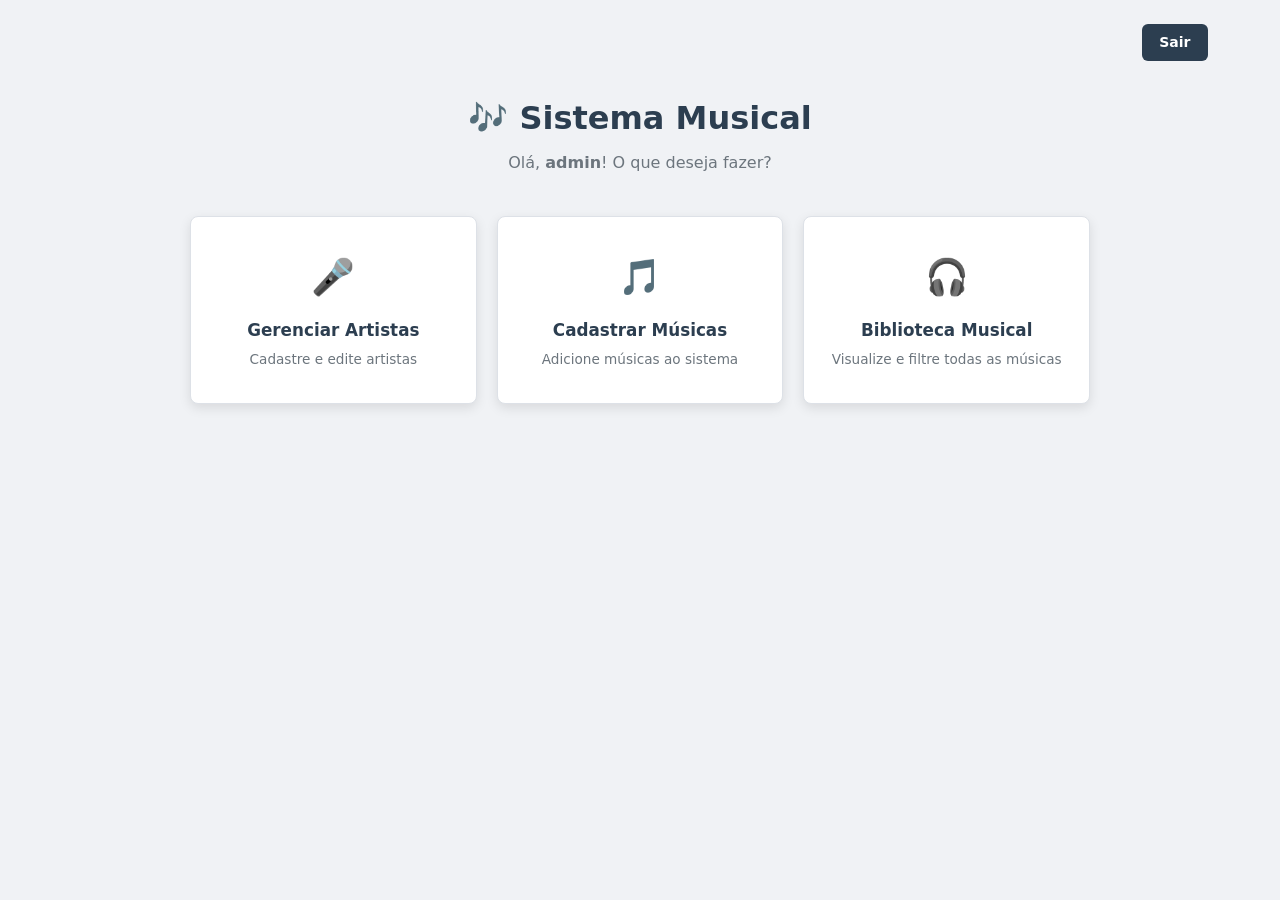
<file: index.html>
<!DOCTYPE html>
<html lang="pt-br">
<head>
  <!-- O head é igual ao do login: só muda o title. -->
  <meta charset="UTF-8">
  <meta name="viewport" content="width=device-width, initial-scale=1.0">
  <title>Menu Principal Sistema Musical</title>
  <link rel="icon" href="data:image/svg+xml,<svg xmlns=%27http://www.w3.org/2000/svg%27 viewBox=%270 0 100 100%27><text y=%27.9em%27 font-size=%2790%27>🎵</text></svg>">
  <link rel="stylesheet" href="styles.css">
</head>
<body>
  <!-- container: caixa com largura máxima, centralizada. Usada em todas as telas, menos no login. -->
  <div class="container">
    <!-- topbar: barra de cima. O CSS (flex-end) joga o botão Sair para a direita. -->
    <div class="topbar">
      <!-- Um link (a) com cara de botão: a classe btn-back deixa ele escuro. -->
      <!-- Na Sprint 2 este link vai para logout.php, que encerra a sessão. -->
      <a href="login.html" class="btn-back">Sair</a>
    </div>

    <!-- page-header: as boas-vindas, centralizadas. -->
    <div class="page-header">
      <h1>🎶 Sistema Musical</h1>
      <!-- "admin" está fixo (dado inventado). Na Sprint 2 o PHP mostra o nome de quem entrou. -->
      <p>Olá, <strong>admin</strong>! O que deseja fazer?</p>
    </div>

    <!-- menu-grid: a grade dos 3 cards. O CSS usa display: grid para colocá-los lado a lado. -->
    <div class="menu-grid">
      <!-- Cada menu-card tem um link (a) que ocupa o card inteiro: clicar em qualquer parte leva à tela. -->
      <div class="menu-card">
        <a href="cadastro_artista.html">
          <div class="menu-card-icon">🎤</div> <!-- ícone grande -->
          <div class="menu-card-title">Gerenciar Artistas</div> <!-- título -->
          <div class="menu-card-desc">Cadastre e edite artistas</div> <!-- descrição -->
        </a>
      </div>

      <div class="menu-card">
        <a href="cadastro_musica.html">
          <div class="menu-card-icon">🎵</div>
          <div class="menu-card-title">Cadastrar Músicas</div>
          <div class="menu-card-desc">Adicione músicas ao sistema</div>
        </a>
      </div>

      <div class="menu-card">
        <a href="listagem_musicas.html">
          <div class="menu-card-icon">🎧</div>
          <div class="menu-card-title">Biblioteca Musical</div>
          <div class="menu-card-desc">Visualize e filtre todas as músicas</div>
        </a>
      </div>
    </div>
  </div>
</body>
</html>
</file>
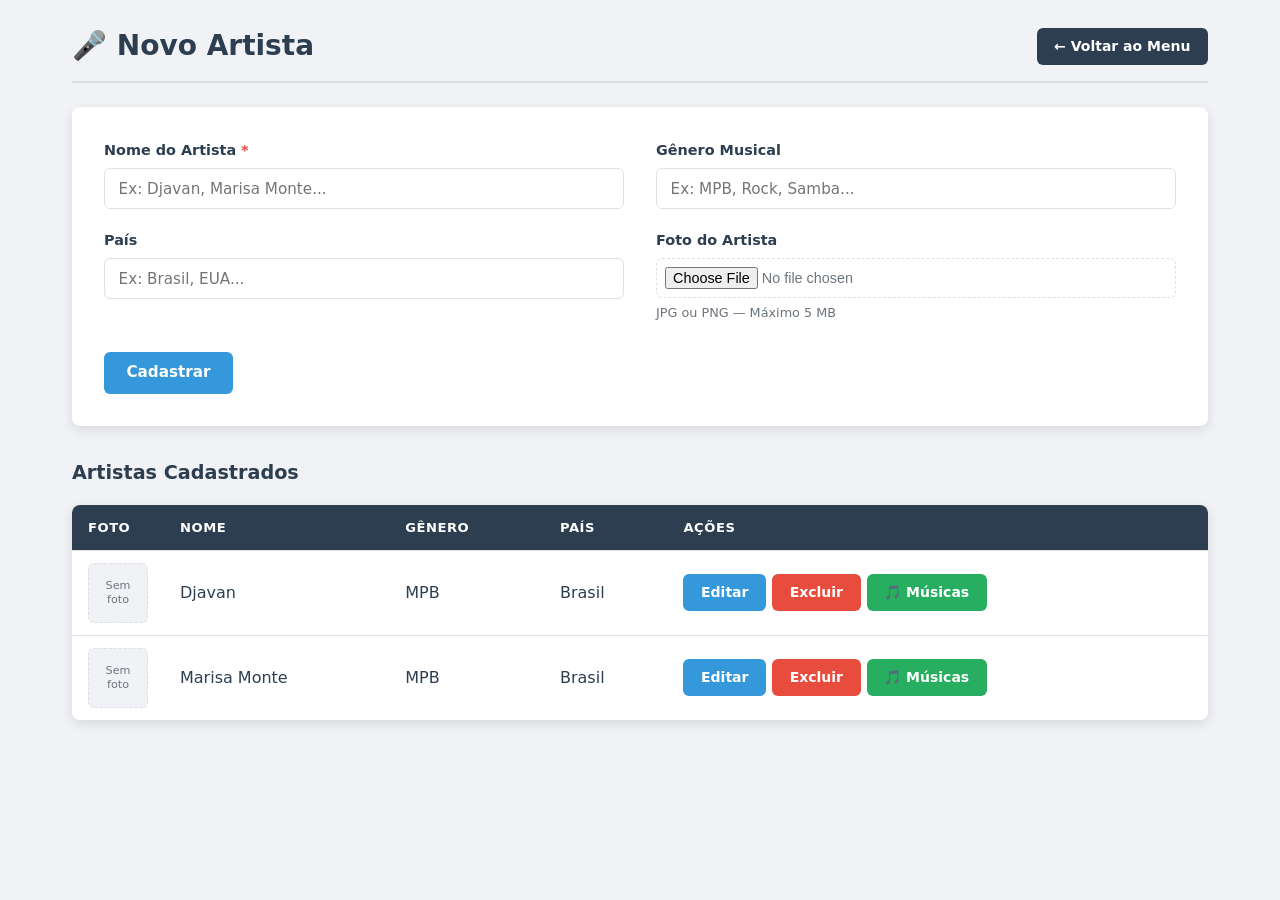
<file: cadastro_artista.html>
<!DOCTYPE html>
<html lang="pt-br">
<head>
  <meta charset="UTF-8">
  <meta name="viewport" content="width=device-width, initial-scale=1.0">
  <title>Novo Artista Sistema Musical</title>
  <link rel="icon" href="data:image/svg+xml,<svg xmlns=%27http://www.w3.org/2000/svg%27 viewBox=%270 0 100 100%27><text y=%27.9em%27 font-size=%2790%27>🎵</text></svg>">
  <link rel="stylesheet" href="styles.css">
</head>
<body>
  <div class="container">

    <!-- A mesma barra de título da Biblioteca (o CSS já existe desde a aula 2). -->
    <div class="page-header-bar">
      <h2>🎤 Novo Artista</h2>
      <div class="header-actions">
        <a href="index.html" class="btn-back">← Voltar ao Menu</a>
      </div>
    </div>

    <!-- FORMULÁRIO DE CADASTRO DO ARTISTA (o "criador")
         method="post": envia os dados escondidos. É o certo para cadastrar.
         enctype="multipart/form-data": OBRIGATÓRIO para enviar arquivo (a foto).
         Não muda nada na tela, mas sem ele a foto não chega ao PHP na Sprint 2. -->
    <form method="post" action="#" enctype="multipart/form-data">
      <!-- form-grid: o CSS transforma em 2 colunas (grid 1fr 1fr). Os campos se encaixam 2 por linha. -->
      <div class="form-grid">
        <div class="form-group">
          <!-- O vermelho avisa que o campo é obrigatório. A cor vem da variável --red. -->
          <label for="nome">Nome do Artista <span style="color:var(--red)">*</span></label>
          <!-- required: o navegador não deixa cadastrar sem nome. -->
          <input type="text" id="nome" name="nome" required placeholder="Ex: Djavan, Marisa Monte...">
        </div>

        <div class="form-group">
          <!-- Campo opcional (sem required). -->
          <label for="genero">Gênero Musical</label>
          <input type="text" id="genero" name="genero" placeholder="Ex: MPB, Rock, Samba...">
        </div>

        <div class="form-group">
          <label for="pais">País</label>
          <input type="text" id="pais" name="pais" placeholder="Ex: Brasil, EUA...">
        </div>

        <div class="form-group">
          <label for="imagem">Foto do Artista</label>
          <!-- type="file": abre a janela para escolher um arquivo.
               accept="image/*": mostra só imagens. -->
          <input type="file" id="imagem" name="imagem" accept="image/*">
          <!-- small: texto pequeno de ajuda embaixo do campo. -->
          <small>JPG ou PNG — Máximo 5 MB</small>
        </div>
      </div><!-- fim .form-grid -->

      <!-- form-actions: a área dos botões do formulário (flex). -->
      <div class="form-actions">
        <button type="submit" class="btn-primary">Cadastrar</button>
      </div>
    </form>

    <!-- TABELA DE ARTISTAS (dados fixos nesta fase)
         Usa as MESMAS classes da tabela da Biblioteca: o visual já vem pronto. -->
    <h3>Artistas Cadastrados</h3> <!-- h3: subtítulo da tabela -->

    <div class="table-container">
      <table>
        <thead>
          <tr>
            <th class="col-foto">Foto</th>
            <th>Nome</th>
            <th>Gênero</th>
            <th>País</th>
            <th class="col-acoes">Ações</th>
          </tr>
        </thead>
        <tbody>
          <!-- Cada tr é um artista. -->
          <tr>
            <td><div class="no-image">Sem<br>foto</div></td>
            <td>Djavan</td>
            <td>MPB</td>
            <td>Brasil</td>
            <td>
              <div class="action-buttons">
                <a href="#" class="btn-edit">Editar</a>
                <a href="#" class="btn-delete">Excluir</a>
                <!-- btn-music (verde): leva ao cadastro das músicas DESTE artista. -->
                <a href="cadastro_musica.html" class="btn-music">🎵 Músicas</a>
              </div>
            </td>
          </tr>
          <tr>
            <td><div class="no-image">Sem<br>foto</div></td>
            <td>Marisa Monte</td>
            <td>MPB</td>
            <td>Brasil</td>
            <td>
              <div class="action-buttons">
                <a href="#" class="btn-edit">Editar</a>
                <a href="#" class="btn-delete">Excluir</a>
                <a href="cadastro_musica.html" class="btn-music">🎵 Músicas</a>
              </div>
            </td>
          </tr>
        </tbody>
      </table>
    </div>

  </div>
</body>
</html>
</file>
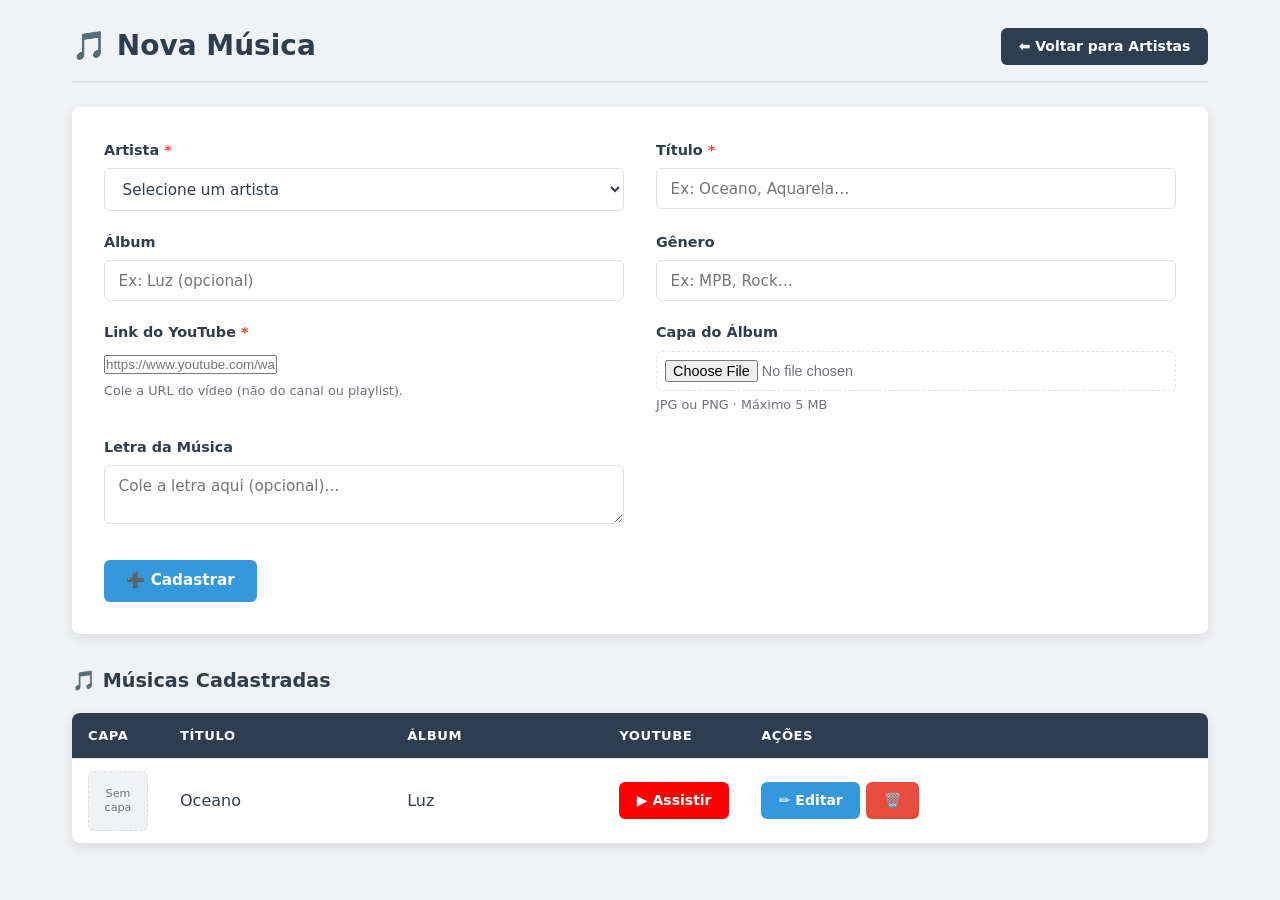
<file: cadastro_musica.html>
<!DOCTYPE html>
<html lang="pt-br">
<head>
    <meta charset="UTF-8">
    <meta name="viewport" content="width=device-width, initial-scale=1.0">
    <title>Nova Música — Sistema Musical</title>
    <link rel="icon" href="data:image/svg+xml,<svg xmlns=%27http://www.w3.org/2000/svg%27 viewBox=%270 0 100 100%27><text y=%27.9em%27 font-size=%2790%27>🎵</text></svg>">
    <link rel="stylesheet" href="styles.css">
</head>
<body>
<div class="container">

    <div class="page-header-bar">
        <h2>🎵 Nova Música</h2>
        <div class="header-actions">
            <a href="cadastro_artista.html" class="btn-back">⬅ Voltar para Artistas</a>
        </div>
    </div>

    <!-- FORMULÁRIO -->
    <form method="post" action="#" enctype="multipart/form-data">

        <div class="form-grid">

            <!-- Linha 1: Artista + Título -->
            <div class="form-group">
                <label for="artista_id">Artista <span style="color:var(--red)">*</span></label>
                <select name="artista_id" id="artista_id" required>
                    <option value="">Selecione um artista</option>
                    <option value="1">Djavan</option>
                    <option value="2">Marisa Monte</option>
                </select>
            </div>

            <div class="form-group">
                <label for="titulo">Título <span style="color:var(--red)">*</span></label>
                <input type="text" id="titulo" name="titulo"
                       required placeholder="Ex: Oceano, Aquarela…">
            </div>

            <!-- Linha 2: Álbum + Gênero -->
            <div class="form-group">
                <label for="album">Álbum</label>
                <input type="text" id="album" name="album" placeholder="Ex: Luz (opcional)">
            </div>

            <div class="form-group">
                <label for="genero">Gênero</label>
                <input type="text" id="genero" name="genero" placeholder="Ex: MPB, Rock…">
            </div>

            <!-- Linha 3: YouTube + Capa -->
            <div class="form-group">
                <label for="youtube_link">Link do YouTube <span style="color:var(--red)">*</span></label>
                <input type="url" id="youtube_link" name="youtube_link"
                       required placeholder="https://www.youtube.com/watch?v=…">
                <small>Cole a URL do vídeo (não do canal ou playlist).</small>
            </div>

            <div class="form-group">
                <label for="imagem_capa">Capa do Álbum</label>
                <input type="file" id="imagem_capa" name="imagem_capa" accept="image/*">
                <small>JPG ou PNG · Máximo 5 MB</small>
            </div>

            <!-- Linha 4: Letra (ocupa as 2 colunas) -->
            <div class="form-group full">
                <label for="letra">Letra da Música</label>
                <textarea id="letra" name="letra" placeholder="Cole a letra aqui (opcional)…"></textarea>
            </div>

        </div><!-- fim .form-grid -->

        <div class="form-actions">
            <button type="submit" class="btn-primary">➕ Cadastrar</button>
        </div>
    </form>


    <!-- -----------------------------------------------
         TABELA DE MÚSICAS (dados fixos nesta fase)
    ----------------------------------------------- -->
    <h3>🎵 Músicas Cadastradas</h3>
    <div class="table-container">
        <table>
            <thead>
                <tr>
                    <th class="col-capa">Capa</th>
                    <th>Título</th>
                    <th>Álbum</th>
                    <th class="col-youtube">YouTube</th>
                    <th class="col-acoes">Ações</th>
                </tr>
            </thead>
            <tbody>
                <tr>
                    <td><div class="no-image">Sem<br>capa</div></td>
                    <td>Oceano</td>
                    <td>Luz</td>
                    <td><a href="#" target="_blank" class="btn-youtube">▶ Assistir</a></td>
                    <td>
                        <div class="action-buttons">
                            <a href="#" class="btn-edit">✏️ Editar</a>
                            <a href="#" class="btn-delete">🗑️</a>
                        </div>
                    </td>
                </tr>
            </tbody>
        </table>
    </div>

</div>
</body>
</html>
</file>
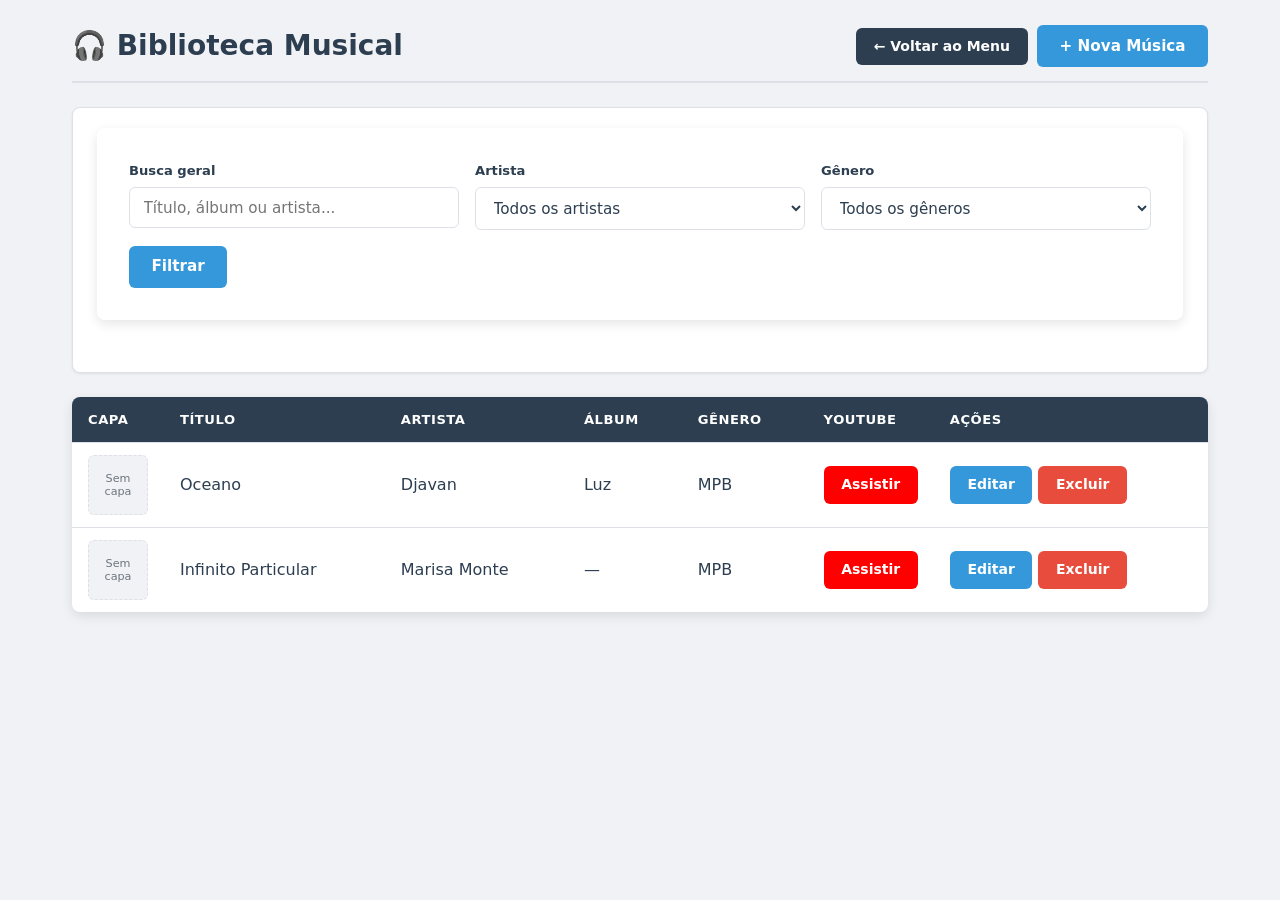
<file: listagem_musicas.html>
<!DOCTYPE html>
<html lang="pt-br">
<head>
  <meta charset="UTF-8">
  <meta name="viewport" content="width=device-width, initial-scale=1.0">
  <title>Biblioteca Musical Sistema Musical</title>
  <link rel="icon" href="data:image/svg+xml,<svg xmlns=%27http://www.w3.org/2000/svg%27 viewBox=%270 0 100 100%27><text y=%27.9em%27 font-size=%2790%27>🎵</text></svg>">
  <link rel="stylesheet" href="styles.css">
</head>
<body>
  <div class="container">

    <!-- CABEÇALHO DA PÁGINA
         page-header-bar: o CSS (flex + space-between) deixa o título à esquerda e os botões à direita.
         Esta barra se repete nos cadastros. -->
    <div class="page-header-bar">
      <h2>🎧 Biblioteca Musical</h2> <!-- h2: o título desta tela -->
      <div class="header-actions">
        <!-- Links com cara de botão: btn-back (escuro) e btn-primary (azul). -->
        <a href="index.html" class="btn-back">← Voltar ao Menu</a>
        <a href="cadastro_musica.html" class="btn-primary">+ Nova Música</a>
      </div>
    </div>

    <!-- FILTROS
         Nesta fase eles só aparecem (não filtram de verdade).
         method="get": na Sprint 2 o que a pessoa escolher vai aparecer no endereço (ex.: ?artista=1) e o PHP usa isso para filtrar no banco. -->
    <div class="filters">
      <form method="get" class="filter-form" action="#">
        <!-- filter-group: os 3 filtros. O CSS (flex) coloca lado a lado. -->
        <div class="filter-group">
          <!-- filter-item: um filtro (rótulo + campo). -->
          <div class="filter-item">
            <label for="busca">Busca geral</label>
            <input type="text" name="busca" id="busca" placeholder="Título, álbum ou artista...">
          </div>

          <div class="filter-item">
            <label for="artista">Artista</label>
            <!-- select: lista para escolher uma opção.
                 value="" (vazio) = "todos". O número é o código do artista no banco. -->
            <select name="artista" id="artista">
              <option value="">Todos os artistas</option>
              <option value="1">Djavan</option>
              <option value="2">Marisa Monte</option>
            </select>
          </div>

          <div class="filter-item">
            <label for="genero">Gênero</label>
            <select name="genero" id="genero">
              <option value="">Todos os gêneros</option>
              <option value="MPB">MPB</option>
            </select>
          </div>
        </div>

        <!-- filter-actions: a área do botão de filtrar. -->
        <div class="filter-actions">
          <button type="submit" class="btn-primary">Filtrar</button>
        </div>
      </form>
    </div>

    <!-- TABELA DE MÚSICAS
         table-container: a caixa branca com sombra em volta da tabela. -->
    <div class="table-container">
      <table>
        <!-- thead: o cabeçalho da tabela. tr = linha. th = célula de título. -->
        <!-- As classes col... deixam o CSS controlar a largura destas colunas. -->
        <thead>
          <tr>
            <th class="col-capa">Capa</th>
            <th>Título</th>
            <th>Artista</th>
            <th>Álbum</th>
            <th>Gênero</th>
            <th class="col-youtube">YouTube</th>
            <th class="col-acoes">Ações</th>
          </tr>
        </thead>
        <!-- tbody: o corpo. Cada tr é UMA música; cada td é uma informação dela.
             Os dados estão fixos aqui. Na Sprint 2 o PHP cria estas linhas a partir do banco. -->
        <tbody>
          <tr>
            <!-- no-image: quadrado "Sem capa" no lugar da imagem (a capa real vem na Sprint 2). -->
            <td><div class="no-image">Sem<br>capa</div></td>
            <td>Oceano</td>
            <td>Djavan</td>
            <td>Luz</td>
            <td>MPB</td>
            <!-- target="_blank": abre o vídeo numa aba nova, sem sair do sistema. -->
            <td><a href="#" target="_blank" class="btn-youtube">Assistir</a></td>
            <td>
              <!-- action-buttons: junta Editar e Excluir lado a lado (flex). -->
              <div class="action-buttons">
                <a href="#" class="btn-edit">Editar</a>
                <a href="#" class="btn-delete">Excluir</a>
              </div>
            </td>
          </tr>
          <tr>
            <td><div class="no-image">Sem<br>capa</div></td>
            <td>Infinito Particular</td>
            <td>Marisa Monte</td>
            <td>—</td> <!-- sem álbum: mostramos um traço -->
            <td>MPB</td>
            <td><a href="#" target="_blank" class="btn-youtube">Assistir</a></td>
            <td>
              <div class="action-buttons">
                <a href="#" class="btn-edit">Editar</a>
                <a href="#" class="btn-delete">Excluir</a>
              </div>
            </td>
          </tr>
        </tbody>
      </table>
    </div>

  </div>
</body>
</html>
</file>
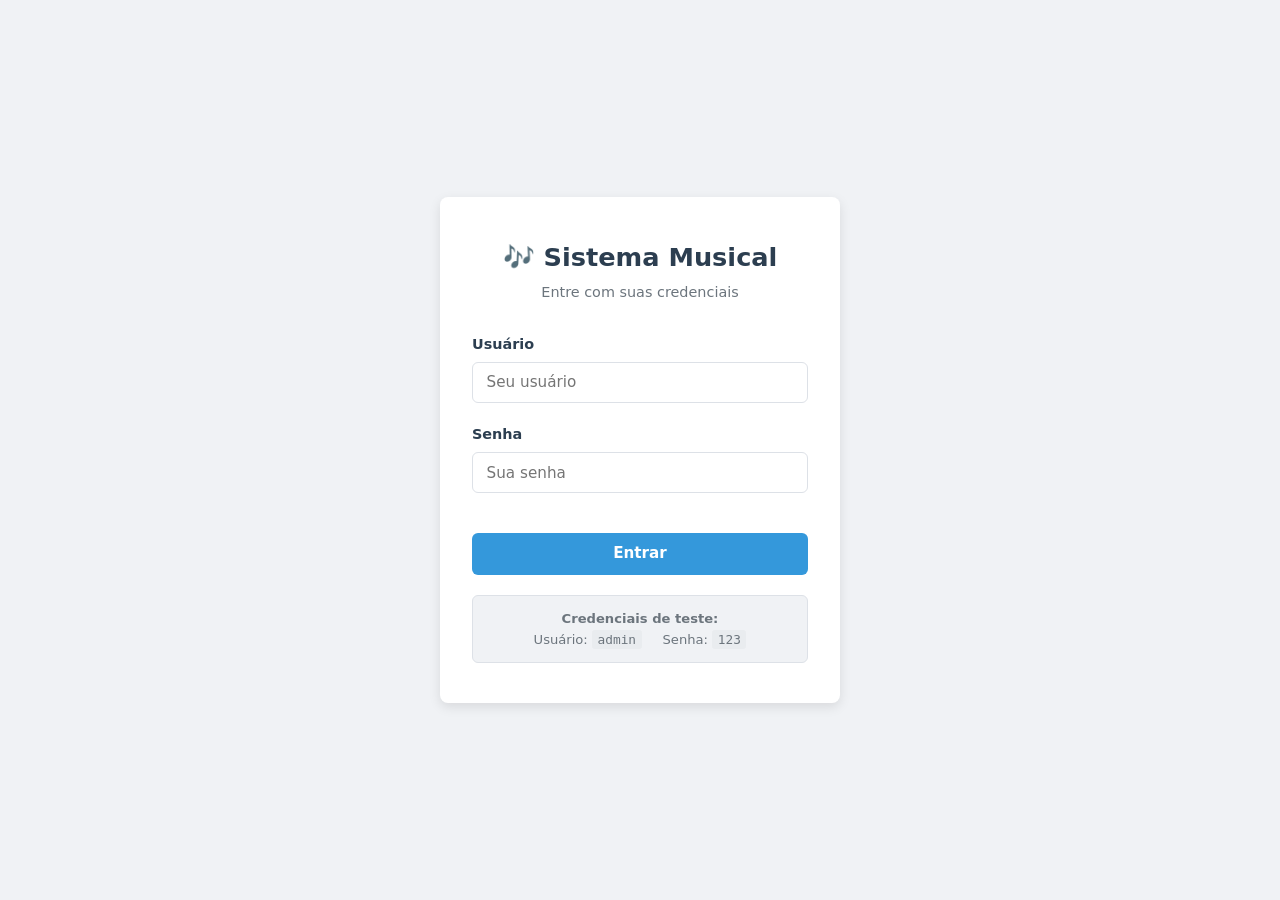
<file: login.html>
<!DOCTYPE html>
<!-- DOCTYPE: avisa ao navegador que esta página é HTML5. Sempre a 1ª linha. -->
<html lang="pt-br">
<!-- lang="pt-br": o conteúdo está em português (ajuda o Google e o leitor de tela). -->
<head>
  <!-- HEAD: configurações da página. Nada daqui aparece dentro da página. -->
  <meta charset="UTF-8">
  <!-- UTF-8: libera os acentos (ç, á, é). -->
  <meta name="viewport" content="width=device-width, initial-scale=1.0">
  <!-- viewport: faz a página caber na tela do celular. -->
  <title>Login Sistema Musical</title>
  <!-- title: o nome que aparece na aba do navegador. -->
  <link rel="icon" href="data:image/svg+xml,<svg xmlns=%27http://www.w3.org/2000/svg%27 viewBox=%270 0 100 100%27><text y=%27.9em%27 font-size=%2790%27>🎵</text></svg>">
  <!-- rel="icon": o ícone da aba. Aqui é o emoji desenhado direto no código. -->
  <link rel="stylesheet" href="styles.css">
  <!-- rel="stylesheet": liga o arquivo de estilo. Todas as telas usam o MESMO styles.css... -->
</head>

<!-- A classe login-page é usada no CSS para centralizar o cartão no meio da tela. -->
<body class="login-page">

  <!-- login-card: a caixa branca que guarda o login inteiro. -->
  <div class="login-card">
    <!-- login-header: título e subtítulo, centralizados pelo CSS. -->
    <div class="login-header">
      <h1>🎶 Sistema Musical</h1>
      <p>Entre com suas credenciais</p>
    </div>

    <!-- FORM: o formulário de login.
         method="post": envia os dados escondidos (não aparecem no endereço).
         action="#": por enquanto não envia para lugar nenhum.
         Na Sprint 2 (back-end), o action vai mandar os dados para o PHP. -->
    <form method="post" action="#">
      <!-- form-group: junta um rótulo (label) e seu campo (input). -->
      <div class="form-group">
        <!-- for "usuario" é igual ao id do input: clicar no texto foca o campo. -->
        <label for="usuario">Usuário</label>
        <input type="text"
               id="usuario"
               name="usuario"
               required
               autocomplete="username"
               placeholder="Seu usuário">
        <!-- type="text": campo de texto comum.
             name: o nome do dado que o PHP vai receber na Sprint 2.
             required: o navegador não deixa enviar vazio.
             autocomplete: o navegador pode sugerir o usuário salvo.
             placeholder: a dica cinza dentro do campo. -->
      </div>

      <div class="form-group">
        <label for="senha">Senha</label>
        <!-- type="password": esconde o que a pessoa digita (🔒). -->
        <input type="password"
               id="senha"
               name="senha"
               required
               autocomplete="current-password"
               placeholder="Sua senha">
      </div>

      <!-- type="submit": envia o formulário. A classe btn-primary deixa o botão azul. -->
      <button type="submit" class="btn-primary">Entrar</button>
    </form>

    <!-- login-hint: a dica com as credenciais de teste. <code> mostra em fonte de código. -->
    <div class="login-hint">
      <strong>Credenciais de teste:</strong><br>
      Usuário: <code>admin</code> &nbsp; &nbsp; Senha: <code>123</code>
      <!-- &nbsp; espaço que não quebra a linha. -->
    </div>
  </div>

</body>
</html>
</file>
<file: styles.css>
/* SISTEMA MUSICAL: Folha de Estilos Principal
Um único arquivo para TODAS as telas. Ele cresce a cada aula:
Aula 1: base, formulário, botões, login e menu
Aula 2: títulos, barra de título, cores dos botões, tabelas e filtros
Aula 3: formulário em grade, campo de foto e botão de músicas
Aula 4: url e textarea, campo "full", utilitários e celular
*/

/* 1. VARIÁVEIS E RESET [AULA 1]
:root guarda as variáveis. Escrevemos o valor UMA vez e usamos
em todo lugar com var(--nome). Para mudar a identidade visual do
sistema, basta trocar as cores aqui. */
:root {
  --primary: #2c3e50;      /* azul bem escuro: títulos, cabeçalho da tabela */
  --blue: #3498db;         /* azul: botão principal e editar */
  --blue-dark: #2980b9;    /* azul escuro: hover */
  --green: #27ae60;        /* verde: botão de músicas */
  --red: #e74c3c;          /* vermelho: excluir e o de obrigatório */
  --red-dark: #c0392b;
  --bg: #f0f2f5;           /* fundo cinza claro da página */
  --surface: #ffffff;      /* fundo dos cartões */
  --border: #dde1e7;       /* cor das bordas */
  --text: #2c3e50;
  --text-muted: #6c757d;   /* texto cinza, menos importante */
  --shadow-sm: 0 1px 3px rgba(0,0,0,.08);   /* sombra fraca */
  --shadow-md: 0 4px 12px rgba(0,0,0,.10);  /* sombra média */
  --radius: 8px;           /* arredondamento dos cantos */
  --font: 'Segoe UI', system-ui, -apple-system, sans-serif;
}

/* Reset: zera as margens que o navegador coloca sozinho.
box-sizing: border-box faz a largura já incluir padding e borda. */
*, *::before, *::after {
  margin: 0;
  padding: 0;
  box-sizing: border-box;
}

/* A página inteira: fonte, fundo e cor do texto. */
body {
  font-family: var(--font);
  background-color: var(--bg);
  color: var(--text);
  line-height: 1.6;  /* espaço entre as linhas do texto */
  min-height: 100vh; /* no mínimo a altura toda da tela */
}

/* 2. FORMULÁRIOS [AULA 1]
Base usada por TODAS as telas que têm <form>.
Todo formulário vira um cartão branco com sombra. */
form {
  background: var(--surface);
  padding: 2rem;
  border-radius: var(--radius);
  box-shadow: var(--shadow-md);
  margin-bottom: 2rem;
}

/* Espaço embaixo de cada grupo (rótulo + campo). */
.form-group {
  margin-bottom: 1.25rem;
}

/* display: block coloca o rótulo numa linha só dele, em cima do campo. */
label {
  display: block;
  margin-bottom: .4rem;
  font-size: .9rem;
  font-weight: 600;
  color: var(--primary);
}

/* Os campos ocupam a largura toda e ganham borda fina.
textarea e select já ficam prontos para as próximas telas. */
input[type="text"],
input[type="password"],
textarea,
select {
  width: 100%;
  padding: .65rem .85rem;
  border: 1.5px solid var(--border);
  border-radius: 6px;
  font-size: .95rem;
  font-family: var(--font); /* sem isso, campos usam outra fonte */
  color: var(--text);
  background: var(--surface);
  transition: border-color .25s, box-shadow .25s; /* muda suave */
}

/* focus: quando a pessoa clica no campo. A borda fica azul. */
input:focus,
textarea:focus,
select:focus {
  outline: none;
  border-color: var(--blue);
  box-shadow: 0 0 0 3px rgba(52,152,219,.15);
}

/* 3. BOTÕES [AULA 1, cores novas nas aulas 2 e 3]
Seletor em grupo (vírgulas): TODOS os botões do sistema têm o
mesmo formato. Cada um ganha a sua cor mais abaixo */
.btn-primary,
.btn-edit,
.btn-delete,
.btn-music,
.btn-back,
.btn-youtube {
  display: inline-flex; /* ícone e texto alinhados */
  align-items: center;
  justify-content: center;
  gap: .35rem;
  padding: .55rem 1.1rem;
  border: none;
  border-radius: 6px;
  font-size: .875rem;
  font-weight: 600;
  font-family: var(--font);
  cursor: pointer; /* mãozinha no mouse */
  text-decoration: none; /* links sem sublinhado */
  white-space: nowrap; /* texto não quebra linha */
  transition: background-color .2s, transform .15s, box-shadow .2s;
  line-height: 1.4;
  color: #fff;
}

/* Botão principal: azul. No hover escurece e sobe 1px. */
.btn-primary {
  padding: .65rem 1.4rem;
  font-size: .95rem;
  background: var(--blue);
}

.btn-primary:hover {
  background: var(--blue-dark);
  transform: translateY(-1px);
  box-shadow: var(--shadow-sm);
}

/* Voltar e Sair: escuro. */
.btn-back {
  background: var(--primary);
  color: #fff;
}

.btn-back:hover {
  background: #1a252f;
}

/* 5. TELA DE LOGIN [AULA 1]
O body do login vira flex para centralizar o cartão:
justify-content horizontal, align-items vertical. */
.login-page {
  display: flex;
  justify-content: center;
  align-items: center;
  min-height: 100vh;
  background: var(--bg);
  padding: 1rem;
}

/* O cartão branco, com no máximo 400px de largura. */
.login-card {
  background: var(--surface);
  padding: 2.5rem 2rem;
  border-radius: var(--radius);
  box-shadow: var(--shadow-md);
  width: 100%;
  max-width: 400px;
}

/* O form já é um cartão (seção 2). Dentro do login-card tiramos
o fundo e a sombra para não ficar "caixa dentro de caixa". */
.login-card form {
  background: none;
  box-shadow: none;
  padding: 0;
  margin: 0;
}

.login-header {
  text-align: center;
  margin-bottom: 1.75rem;
}

.login-header h1 {
  font-size: 1.6rem;
  color: var(--primary);
  margin-bottom: .25rem;
}

.login-header p {
  color: var(--text-muted);
  font-size: .9rem;
}

/* Seletor com espaço "que está dentro de". Só o botão do login ocupa a largura toda. */
.login-card .btn-primary {
  width: 100%;
  margin-top: 1.25rem;
}

/* A caixinha com a dica das credenciais. */
.login-hint {
  margin-top: 1.25rem;
  padding: .75rem 1rem;
  background: var(--bg);
  border-radius: 6px;
  text-align: center;
  font-size: .82rem;
  color: var(--text-muted);
  border: 1px solid var(--border);
}

.login-hint code {
  background: #e9ecef;
  padding: .1rem .35rem;
  border-radius: 3px;
  font-size: .8rem;
}

/* 6. LAYOUT BASE [AULA 1]
O container de todas as telas, menos o login.
Largura máxima de 1200px. margin: 0 auto centraliza a caixa. */
.container {
  max-width: 1200px;
  margin: 0 auto;
  padding: 24px 32px;
}

/* 7. MENU PRINCIPAL [AULA 1] */

/* flex-end empurra o botão Sair para a direita. */
.topbar {
  display: flex;
  justify-content: flex-end;
  margin-bottom: 2rem;
}

.page-header {
  text-align: center;
  margin-bottom: 2.5rem;
}

.page-header h1 {
  font-size: 2rem;
  color: var(--primary);
  margin-bottom: .35rem;
}

.page-header p {
  color: var(--text-muted);
  font-size: 1rem;
}

/* A grade dos cards. auto-fit: "coloque quantas colunas couberem, cada uma com no mínimo 240px".
No celular os cards descem sozinhos. */
.menu-grid {
  display: grid;
  grid-template-columns: repeat(auto-fit, minmax(240px, 1fr));
  gap: 1.25rem;
  max-width: 900px;
  margin: 0 auto;
}

.menu-card {
  background: var(--surface);
  border-radius: var(--radius);
  box-shadow: var(--shadow-md);
  transition: transform .2s, box-shadow .2s;
  border: 1px solid var(--border);
}

/* Com o mouse em cima, o card sobe 4px e a sombra cresce. */
.menu-card:hover {
  transform: translateY(-4px);
  box-shadow: 0 8px 20px rgba(0,0,0,.13);
}

/* display: block faz o link ocupar o card inteiro (tudo clicável). */
.menu-card a {
  display: block;
  padding: 2rem 1.5rem;
  text-align: center;
  text-decoration: none;
  color: var(--text);
}

.menu-card-icon {
  font-size: 2.2rem;
  margin-bottom: .75rem;
}

.menu-card-title {
  font-size: 1.05rem;
  font-weight: 600;
  color: var(--primary);
  margin-bottom: .35rem;
}

.menu-card-desc {
  font-size: .85rem;
  color: var(--text-muted);
}

/* [AULA 2] Cores dos botões de ação da tabela.
Azul = ação normal. Vermelho = perigo (excluir). */
.btn-edit { background: var(--blue); color: #fff; }
.btn-edit:hover { background: var(--blue-dark); }

.btn-delete { background: var(--red); color: #fff; }
.btn-delete:hover { background: var(--red-dark); }

/* [AULA 2] O vermelho do YouTube, para reconhecer na hora. */
.btn-youtube { background: #ff0000; color: #fff; }
.btn-youtube:hover { background: #cc0000; }

/* 8. TIPOGRAFIA [h2 na AULA 2] */
/* Todo h2 do sistema: grande, cor principal e uma linha embaixo. */
h2 {
  font-size: 1.75rem;
  font-weight: 600;
  color: var(--primary);
  margin-bottom: 1.5rem;
  padding-bottom: .75rem;
  border-bottom: 2px solid var(--border);
}

/* 9. CABEÇALHO DE PÁGINA COM AÇÕES [AULA 2]
Usado na Biblioteca e nos dois cadastros.
space-between: título na esquerda, botões na direita.
flex-wrap: se faltar espaço, os botões descem. */
.page-header-bar {
  display: flex;
  align-items: center;
  justify-content: space-between;
  gap: 1rem;
  margin-bottom: 1.5rem;
  padding-bottom: .75rem;
  border-bottom: 2px solid var(--border);
  flex-wrap: wrap;
}

/* A barra já tem linha embaixo. Tiramos a linha do h2 que está
dentro dela, senão ficariam duas. */
.page-header-bar h2 {
  margin: 0;
  padding: 0;
  border: none;
  font-size: 1.75rem;
  font-weight: 600;
  color: var(--primary);
}

.page-header-bar .header-actions {
  display: flex;
  gap: .6rem;
  flex-wrap: wrap;
  align-items: center;
}

/* 11. TABELAS [AULA 2] */

/* A caixa da tabela. overflow: hidden corta o que passa dos cantos
redondos (senão o cabeçalho escuro "vaza" no canto). */
.table-container {
  background: var(--surface);
  border-radius: var(--radius);
  box-shadow: var(--shadow-md);
  overflow: hidden;
  margin-bottom: 1.5rem;
}

/* border-collapse: as bordas das células viram uma só. */
table {
  width: 100%;
  border-collapse: collapse;
}

/* Espaço dentro das células e uma linha fina entre as linhas. */
th, td {
  padding: 12px 16px;
  text-align: left;
  vertical-align: middle;
  border-bottom: 1px solid var(--border);
}

/* Cabeçalho escuro, letra branca e MAIÚSCULA. */
th {
  background: var(--primary);
  color: #fff;
  font-size: .82rem;
  font-weight: 600;
  letter-spacing: .04em;
  text-transform: uppercase;
  white-space: nowrap;
}

tbody tr:last-child td { border-bottom: none; } /* a última linha sem borda */
tbody tr:hover { background: #f8fafc; } /* linha clareia com o mouse */

/* Larguras fixas das colunas pequenas. */
.col-foto,
.col-capa { width: 90px; white-space: nowrap; }
.col-youtube { width: 110px; white-space: nowrap; }
.col-acoes { white-space: nowrap; }

/* Editar, Excluir (e Músicas) lado a lado. */
.action-buttons {
  display: flex;
  gap: 6px;
  align-items: center;
  flex-wrap: nowrap;
}

/* [Sprint 2] A miniatura da capa ou da foto de verdade. */
.table-thumbnail {
  width: 60px;
  height: 60px;
  object-fit: cover;
  border-radius: 6px;
  display: block;
}

/* O quadrado "Sem capa / Sem foto": borda tracejada e texto no meio. */
.no-image {
  width: 60px;
  height: 60px;
  background: var(--bg);
  border: 1.5px dashed var(--border);
  border-radius: 6px;
  display: flex;
  align-items: center;
  justify-content: center;
  font-size: .7rem;
  color: var(--text-muted);
  text-align: center;
  line-height: 1.2;
}

/* [Sprint 2] Célula de "nenhuma música encontrada". */
td.empty-cell {
  text-align: center;
  color: var(--text-muted);
  padding: 2rem;
  font-size: .95rem;
}

/* 14. FILTROS [AULA 2] */
.filters {
  background: var(--surface);
  padding: 1.25rem 1.5rem;
  border-radius: var(--radius);
  box-shadow: var(--shadow-sm);
  margin-bottom: 1.5rem;
  border: 1px solid var(--border);
}

/* Os filtros lado a lado. flex-wrap: descem se não couber. */
.filter-group {
  display: flex;
  gap: 1rem;
  flex-wrap: wrap;
  margin-bottom: 1rem;
}

/* flex: 1 cada filtro pega a mesma fatia do espaço.
min-width impede que fique fino demais. */
.filter-item {
  flex: 1;
  min-width: 180px;
}

.filter-item label {
  font-size: .82rem;
}

.filter-actions {
  display: flex;
  gap: .75rem;
  align-items: center;
}

/* [AULA 3] Verde: ir para as músicas do artista. */
.btn-music { background: var(--green); color: #fff; }
.btn-music:hover { background: #219a52; }

/* [AULA 3] O subtítulo das tabelas dos cadastros. */
h3 {
  font-size: 1.2rem;
  font-weight: 600;
  color: var(--primary);
  margin: 2rem 0 1rem; /* 2rem em cima, 0 nos lados, 1rem embaixo */
}

/* [AULA 3] Seletor de atributo: só o input de arquivo.
A borda tracejada lembra "solte o arquivo aqui". */
input[type="file"] {
  width: 100%;
  padding: .5rem;
  border: 1.5px dashed var(--border);
  border-radius: 6px;
  font-size: .9rem;
  color: var(--text-muted);
  cursor: pointer;
}

/* [AULA 3] O texto de ajuda fica embaixo do campo, pequeno e cinza. */
small {
  display: block;
  margin-top: .3rem;
  font-size: .8rem;
  color: var(--text-muted);
}

/* [AULA 3] 2 colunas iguais (1fr = uma fração do espaço).
gap: 0 entre linhas (o form-group já tem margem) e 2rem entre colunas. */
.form-grid {
  display: grid;
  grid-template-columns: 1fr 1fr;
  gap: 0 2rem;
}

/* [AULA 3] Os botões abaixo do formulário, lado a lado. */
.form-actions {
  display: flex;
  gap: .75rem;
  align-items: center;
  flex-wrap: wrap;
  margin-top: .5rem;
  grid-column: 1 / -1;
}

/* [AULA 3, usada na Sprint 2] Mostra a foto já salva ao editar. */
.current-image {
  display: flex;
  align-items: center;
  gap: .75rem;
  margin-top: .75rem;
  padding: .75rem;
  background: var(--bg);
  border-radius: 6px;
}

.current-image img {
  width: 64px;
  height: 64px;
  object-fit: cover; /* corta a foto sem esticar */
  border-radius: 6px;
  flex-shrink: 0;
}

.current-image small {
  margin: 0;
  color: var(--text-muted);
}
</file>
